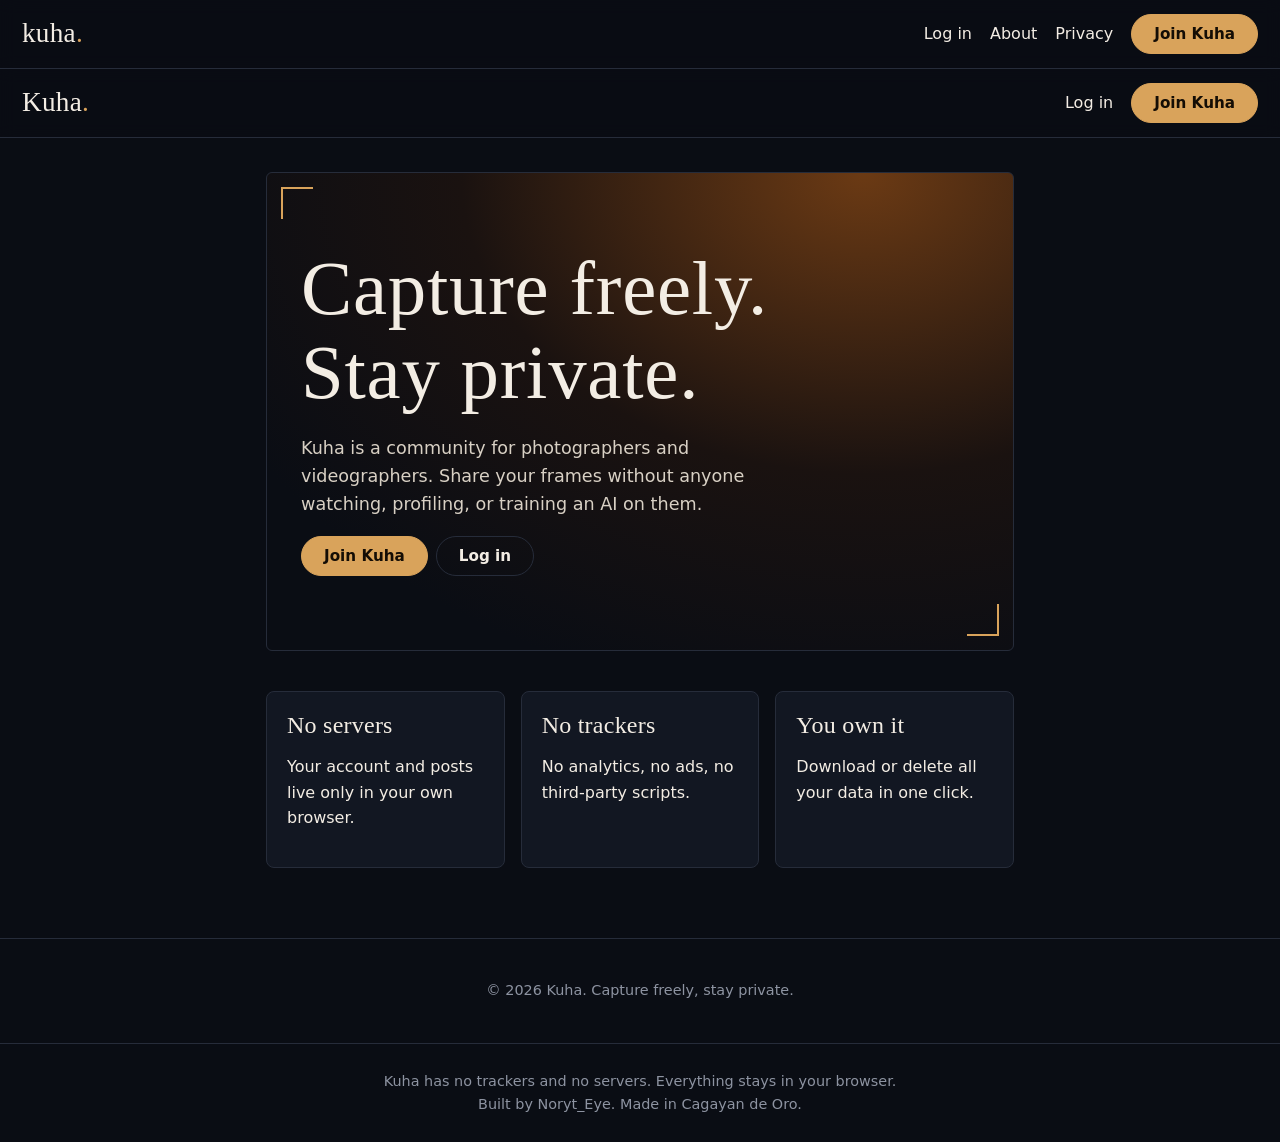
<file: index.html>
<!DOCTYPE html>
<html lang="en">
<head>
  <meta charset="UTF-8">
  <meta name="viewport" content="width=device-width, initial-scale=1.0">
  <meta name="description" content="Kuha — A private, tracker-free community for photographers and videographers.">
  <title>Capture freely | Kuha</title>
  <link rel="stylesheet" href="src/css/style.css">
</head>
<body data-page="home" data-auth="" data-base="">

  <header class="bar">
    <a href="index.html" class="logo">Kuha<span>.</span></a>
    <nav aria-label="Primary">
      <a href="pages/login.html">Log in</a>
      <a class="btn sm" href="pages/signup.html">Join Kuha</a>
    </nav>
  </header>

  <main class="wrap">
    <section class="hero">
      <h1>Capture freely.<br>Stay private.</h1>
      <p>Kuha is a community for photographers and videographers. Share your frames without anyone watching, profiling, or training an AI on them.</p>
      <div class="row">
        <a class="btn" href="pages/signup.html">Join Kuha</a>
        <a class="btn ghost" href="pages/login.html">Log in</a>
      </div>
    </section>

    <section class="grid" aria-label="Core Features">
      <article class="box">
        <h2>No servers</h2>
        <p>Your account and posts live only in your own browser.</p>
      </article>
      <article class="box">
        <h2>No trackers</h2>
        <p>No analytics, no ads, no third-party scripts.</p>
      </article>
      <article class="box">
        <h2>You own it</h2>
        <p>Download or delete all your data in one click.</p>
      </article>
    </section>
  </main>

  <footer>
    <p>&copy; 2026 Kuha. Capture freely, stay private.</p>
  </footer>

  <script src="src/js/portfolio.js" defer></script>
  <script src="src/js/main.js" defer></script>
</body>
</html>
</file>
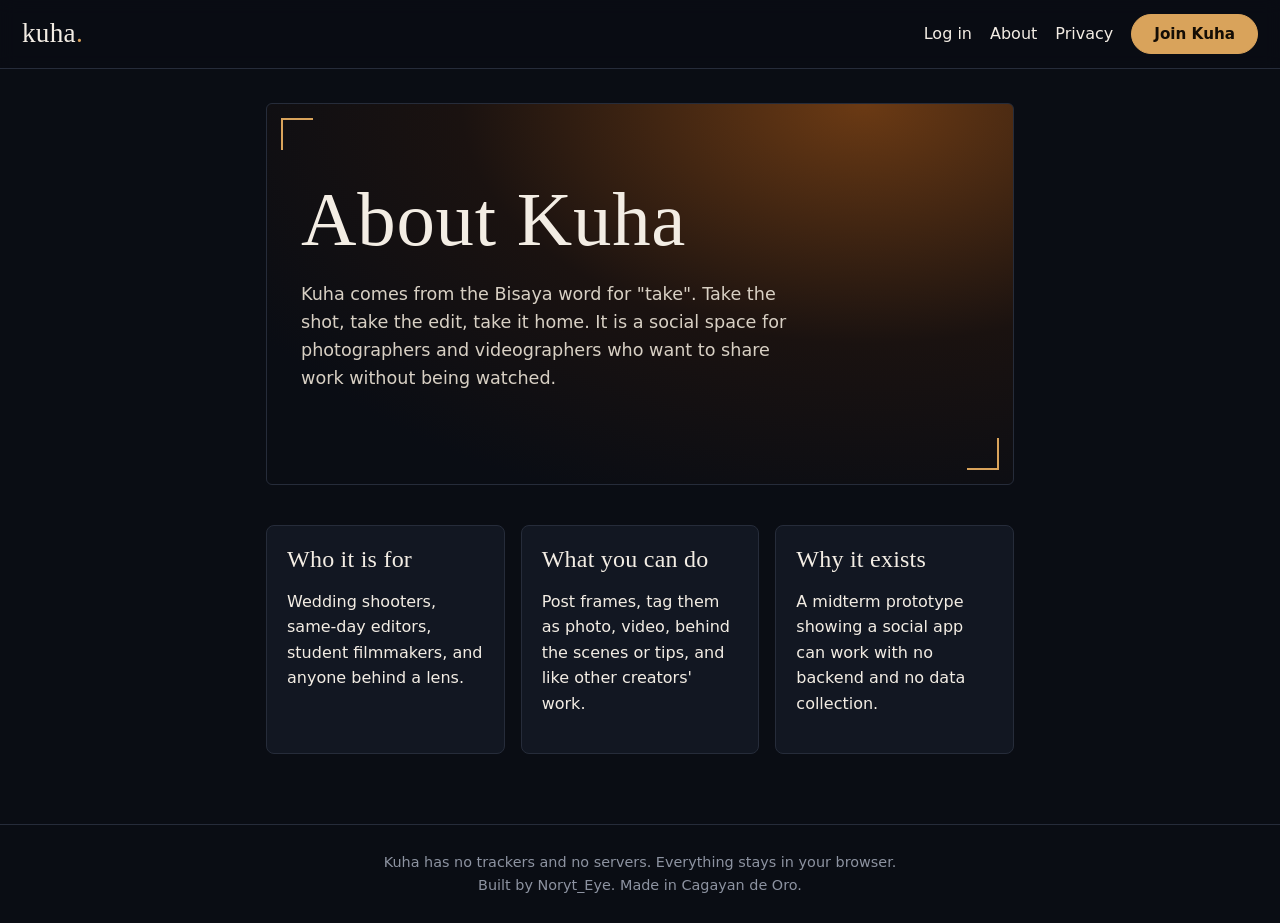
<file: pages/about.html>
<!DOCTYPE html>
<html lang="en">
<head>
    <meta charset="UTF-8">
    <meta name="viewport" content="width=device-width,initial-scale=1">
    <title>About | Kuha</title>
    <link rel="stylesheet" href="../src/css/style.css">
</head>
<body data-page="about" data-auth="" data-base="../">
<main class="wrap">
<section class="hero">
    <h1>About Kuha</h1>
    <p>Kuha comes from the Bisaya word for "take". Take the shot, take the edit, take it home. It is a social space for photographers and videographers who want to share work without being watched.</p>
</section>
<div class="grid">
    <div class="box">
        <h2>Who it is for</h2>
        <p>Wedding shooters, same-day editors, student filmmakers, and anyone behind a lens.</p>
    </div>
<div class="box">
    <h2>What you can do</h2>
    <p>Post frames, tag them as photo, video, behind the scenes or tips, and like other creators' work.</p>
</div>
<div class="box">
    <h2>Why it exists</h2>
    <p>A midterm prototype showing a social app can work with no backend and no data collection.</p>
</div>
</div>
</main><script src="../src/js/portfolio.js"></script>
<script src="../src/js/main.js"></script>
</body>
</html>
</file>
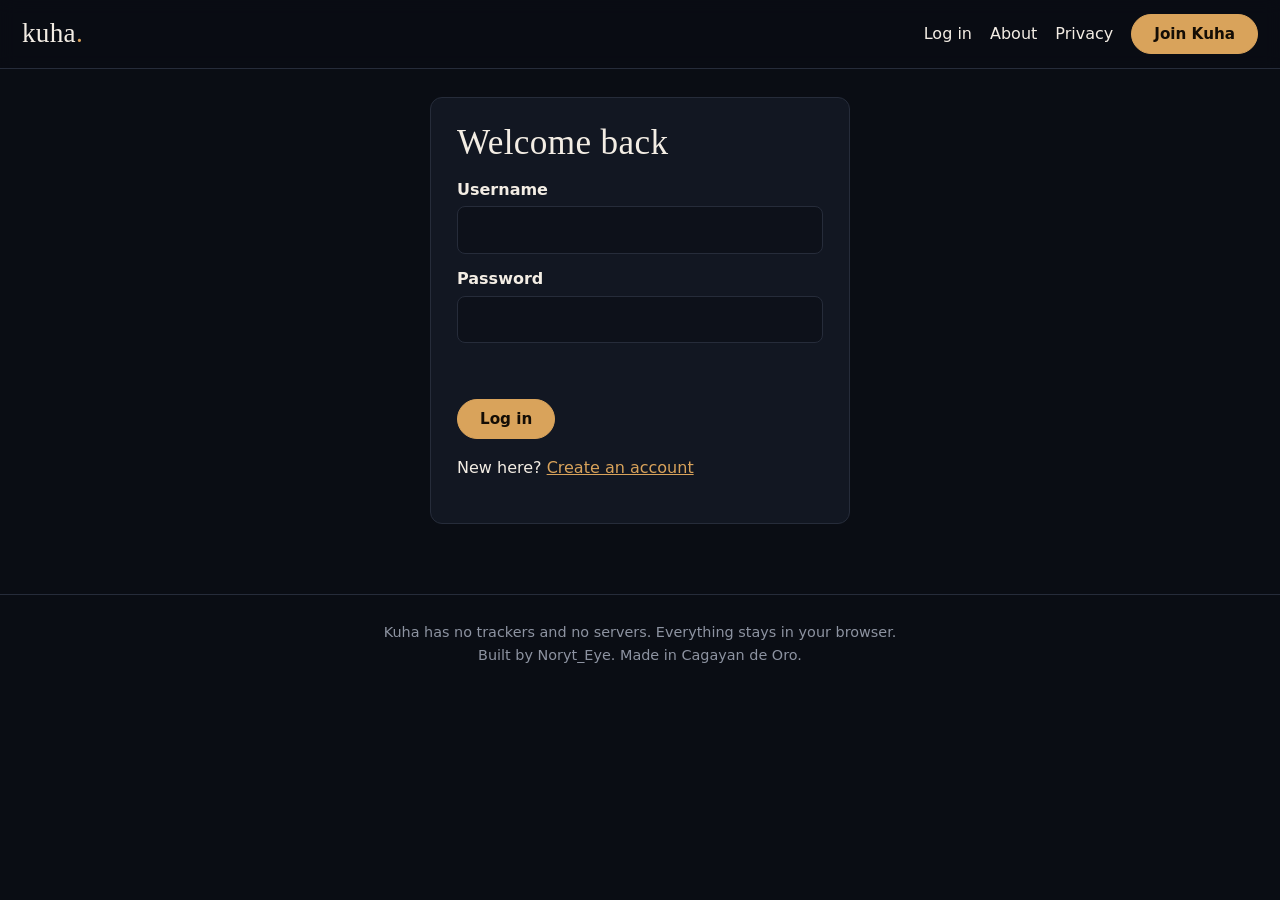
<file: pages/feed.html>
<!DOCTYPE html>
<html lang="en">
    <head>
        <meta charset="UTF-8">
        <meta name="viewport" content="width=device-width,initial-scale=1">
        <title>Feed | Kuha</title>
        <link rel="stylesheet" href="../src/css/style.css">
    </head>
<body data-page="feed" data-auth="required" data-base="../">
    <main class="wrap">
<details class="comp">
    <summary>Share a photo, video or thought</summary>
<form id="post-form" class="panel" style="max-width:none">
<label for="file">Photo or video (optional)</label><input id="file" name="file" type="file" accept="image/*,video/*">
<label for="text">Caption</label><textarea id="text" name="text" rows="2" maxlength="280"></textarea>
<label for="tag">Type</label><select id="tag" name="tag"><option>Photo</option><option>Video</option><option>BTS</option><option>Tip</option></select>
<label>Poster color (for posts without media)</label><div class="swatches"><input type="radio" name="c" value="0" checked aria-label="Amber"><input type="radio" name="c" value="1" aria-label="Forest"><input type="radio" name="c" value="2" aria-label="Terracotta"><input type="radio" name="c" value="3" aria-label="Ink"></div>
<p></p><button class="btn">Post</button></form></details>
<div id="tags"></div><div id="posts"></div>
</main><script src="../src/js/portfolio.js"></script>
<script src="../src/js/main.js"></script>
</body>
</html>
</file>
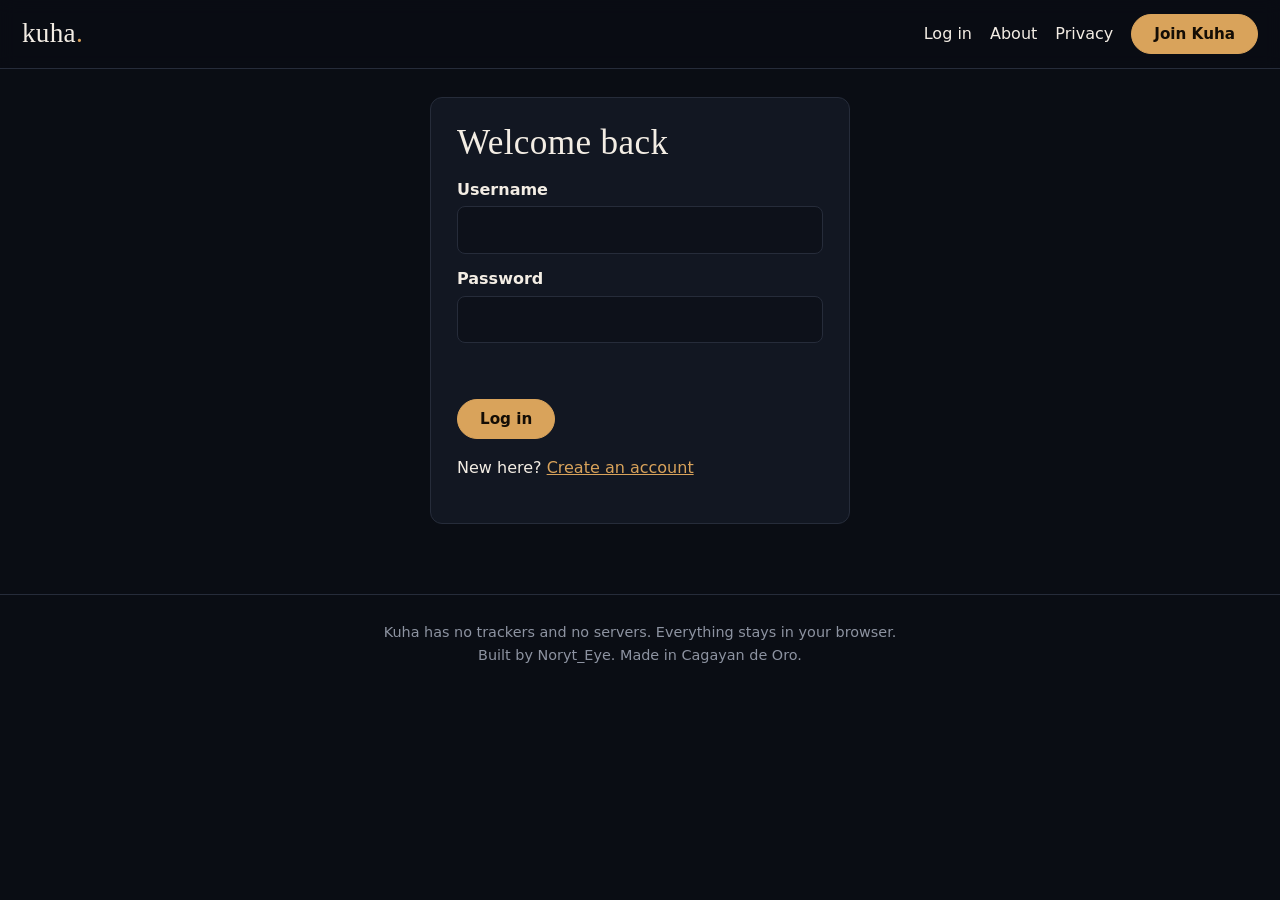
<file: pages/login.html>
<!DOCTYPE html>
<html lang="en">
    <head>
        <meta charset="UTF-8">
        <meta name="viewport" content="width=device-width,initial-scale=1">
        <title>Log in | Kuha</title><link rel="stylesheet" href="../src/css/style.css">
    </head>
<body data-page="login" data-auth="guest" data-base="../"><main class="wrap">
<form id="f" class="panel">
    <h1>Welcome back</h1>
<label for="user">Username</label><input id="user" name="user" required autocomplete="username">
<label for="pw">Password</label><input id="pw" name="pw" type="password" required autocomplete="current-password">
<p id="msg" class="err" role="alert"></p><button class="btn">Log in</button>
<p>New here? <a href="signup.html">Create an account</a></p></form>
</main><script src="../src/js/portfolio.js"></script>
<script src="../src/js/main.js"></script>
</body>
</html>
</file>
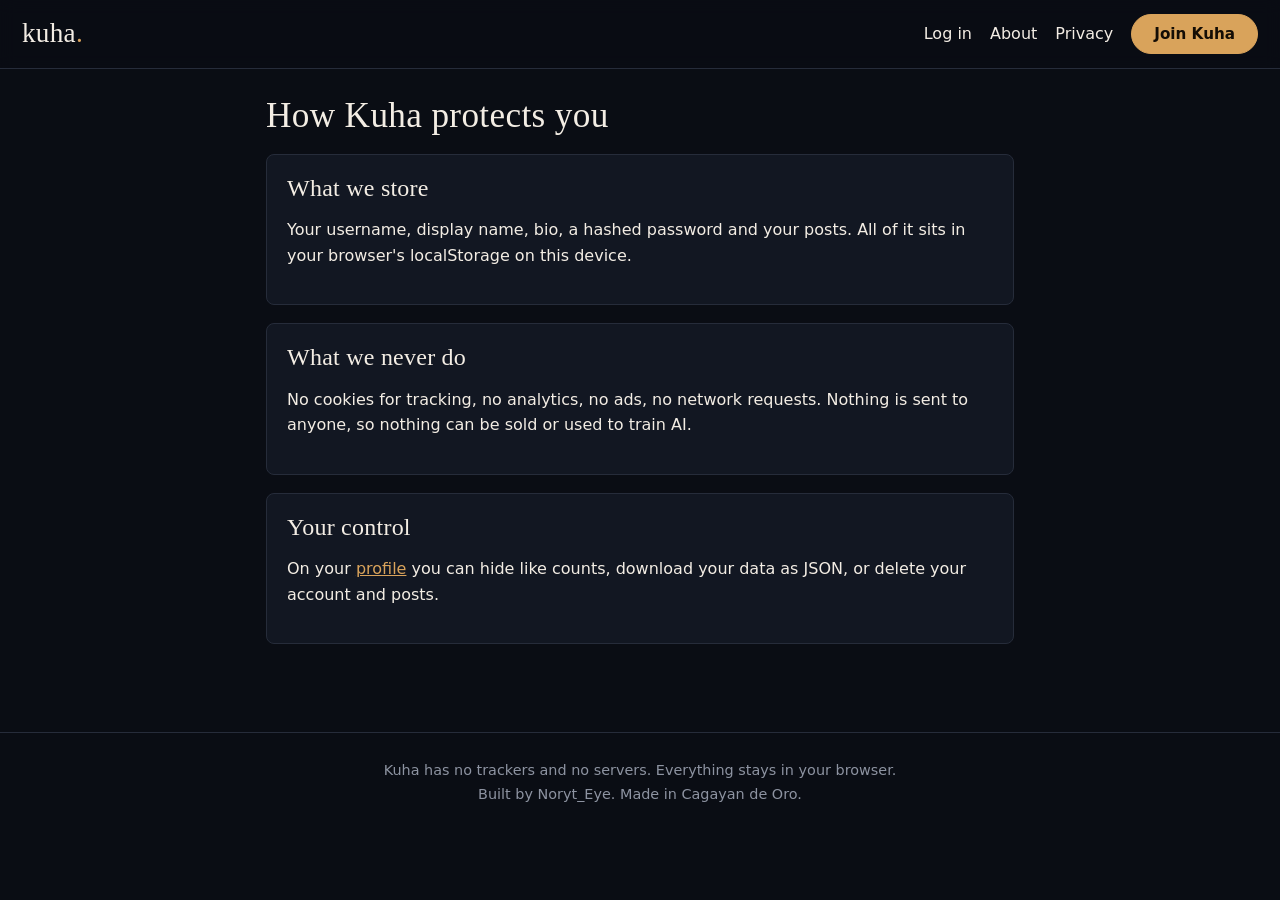
<file: pages/privacy.html>
<!DOCTYPE html>
<html lang="en"><head>
    <meta charset="UTF-8">
    <meta name="viewport" content="width=device-width,initial-scale=1">
    <title>Privacy | Kuha</title>
    <link rel="stylesheet" href="../src/css/style.css"></head>
<body data-page="privacy" data-auth="" data-base="../"><main class="wrap">
<h1>How Kuha protects you</h1>
<div class="box" style="margin:18px 0">
    <h2>What we store</h2>
    <p>Your username, display name, bio, a hashed password and your posts. All of it sits in your browser's localStorage on this device.</p>
</div>
<div class="box" style="margin:18px 0">
    <h2>What we never do</h2>
    <p>No cookies for tracking, no analytics, no ads, no network requests. Nothing is sent to anyone, so nothing can be sold or used to train AI.</p>
</div>
<div class="box" style="margin:18px 0">
    <h2>Your control</h2>
    <p>On your <a href="profile.html">profile</a> you can hide like counts, download your data as JSON, or delete your account and posts.</p>
</div>
</main><script src="../src/js/portfolio.js"></script>
<script src="../src/js/main.js"></script>
</body>
</html>
</file>
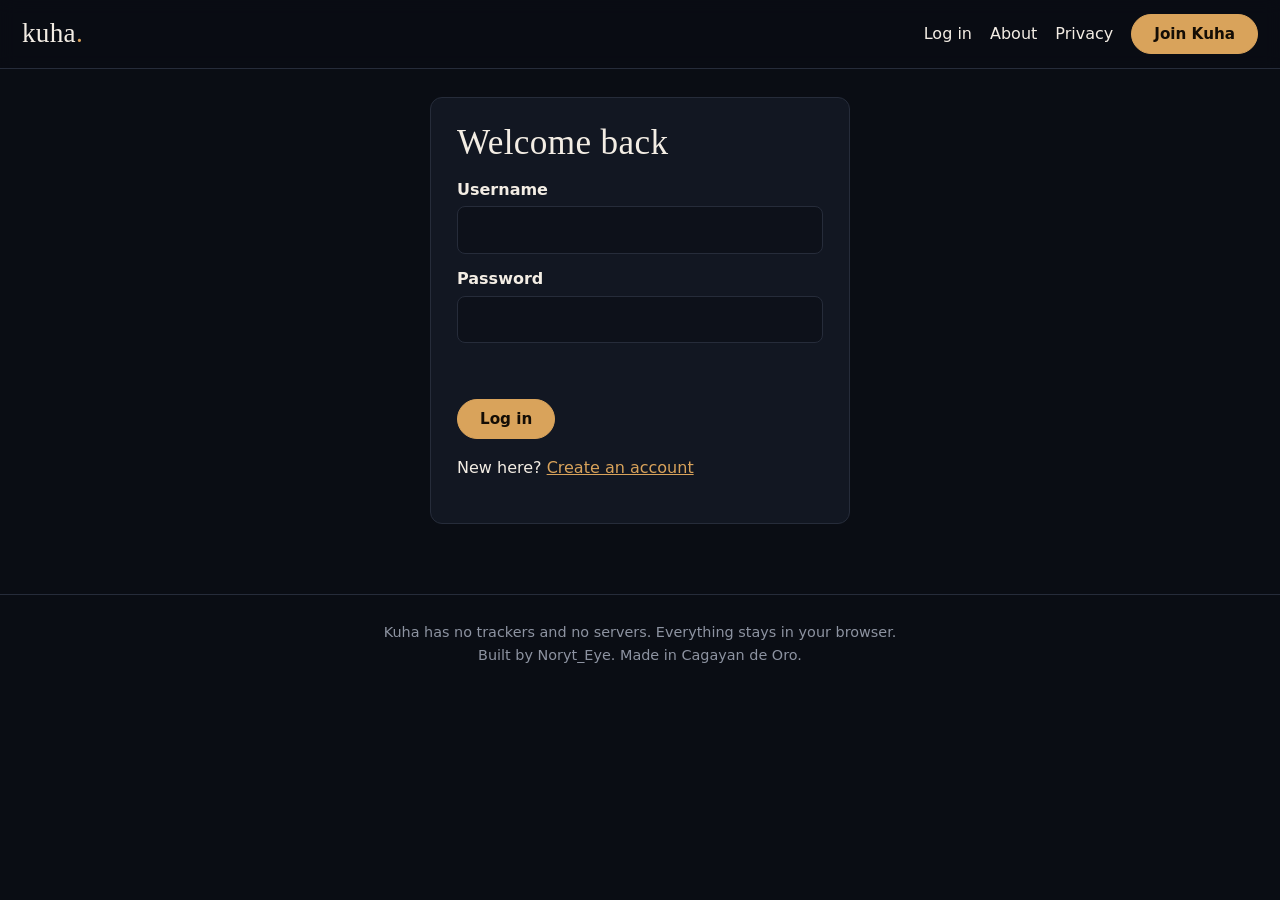
<file: pages/profile.html>
<!DOCTYPE html>
<html lang="en">
    <head>
    <meta charset="UTF-8">
    <meta name="viewport" content="width=device-width,initial-scale=1">
    <title>Profile | Kuha</title><link rel="stylesheet" href="../src/css/style.css">
</head>
<body data-page="profile" data-auth="required" data-base="../"><main class="wrap">
<div id="me" class="me"></div>
<form id="bio-form" class="panel" style="max-width:none"><label for="bio">Bio (160 characters)</label><textarea id="bio" rows="2" maxlength="160"></textarea><p></p><button class="btn">Save bio</button></form>
<section class="box" style="margin:24px 0">
    <h2>Your privacy controls</h2>
<label>
    <input id="hl" type="checkbox" style="width:auto"> Hide like counts on my posts</label><p></p>
<button id="exp" class="btn sm">Download my data</button> <button id="del" class="btn sm ghost">Delete my account</button></section>
<h2>Your posts</h2><div id="posts"></div>
</main><script src="../src/js/portfolio.js"></script>
<script src="../src/js/main.js"></script>
</body>
</html>
</file>
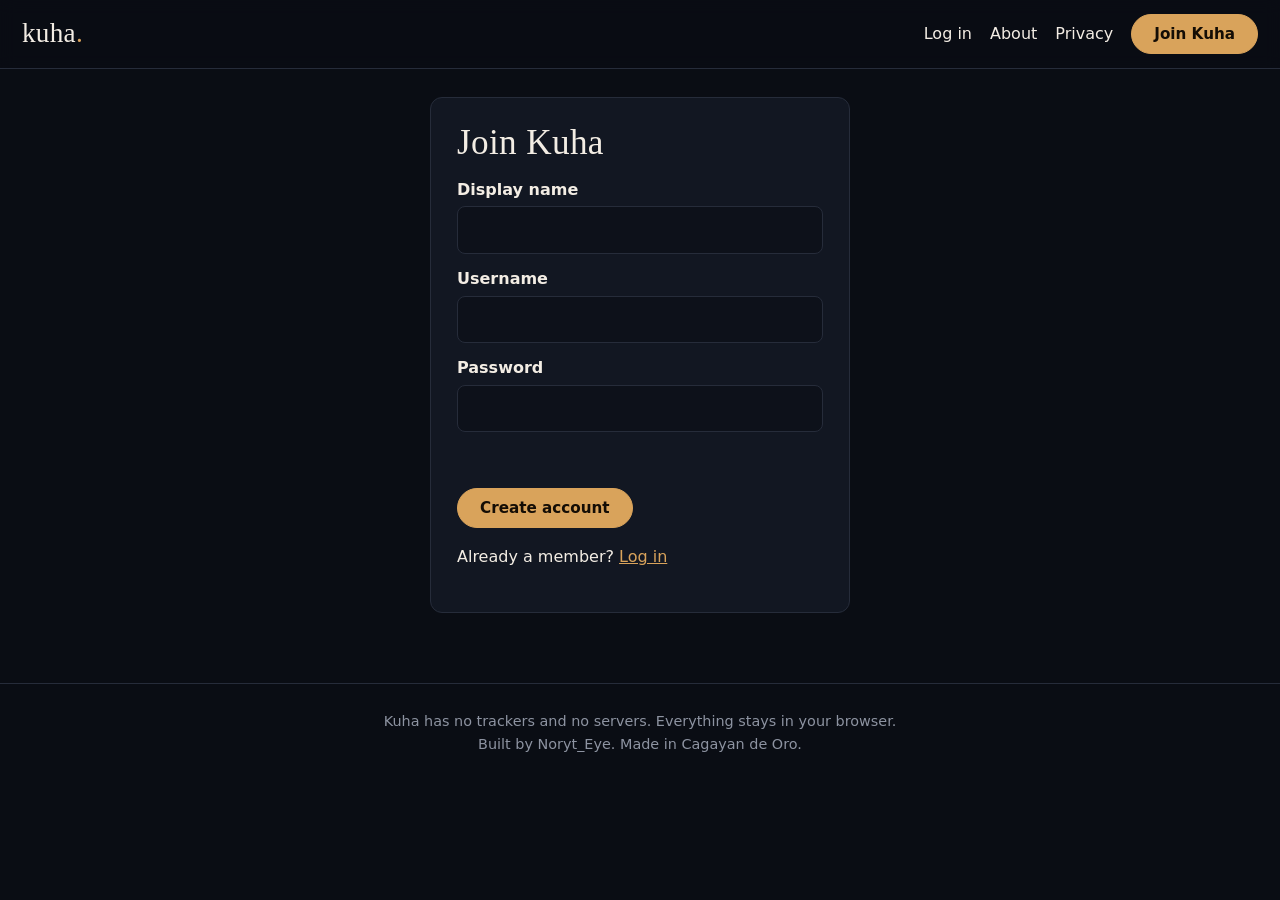
<file: pages/signup.html>
<!DOCTYPE html>
<html lang="en">
    <head>
        <meta charset="UTF-8">
        <meta name="viewport" content="width=device-width,initial-scale=1">
        <title>Sign up | Kuha</title>
        <link rel="stylesheet" href="../src/css/style.css">
    </head>
<body data-page="signup" data-auth="guest" data-base="../"><main class="wrap">
<form id="f" class="panel"><h1>Join Kuha</h1>
<label for="dn">Display name</label><input id="dn" name="dn" maxlength="30" autocomplete="off">
<label for="user">Username</label><input id="user" name="user" required maxlength="20" autocomplete="off">
<label for="pw">Password</label><input id="pw" name="pw" type="password" required>
<p id="msg" class="err" role="alert"></p><button class="btn">Create account</button>
<p>Already a member? <a href="login.html">Log in</a></p></form>
</main><script src="../src/js/portfolio.js"></script>
<script src="../src/js/main.js"></script>
</body>
</html>
</file>
<file: src/css/style.css>
/* ==========================================================
   Kuha - style.css
   Dark, cinematic, editorial (inspired by studio Instagram grids)

   Sections:
   1. Design 
   2. Base
   3. Header and footer
   4. Buttons
   5. Hero and info boxes
   6. Forms
   7. Filter tabs
   8. Photo grid (tiles)
   9. Post viewer (dialog)
   10. Profile
   ========================================================== */


/* ---------- 1. Design ---------- */
:root {
  --bg: #0a0d14;      /* page background */
  --card: #121722;    /* panels and boxes */
  --line: #262c3a;    /* thin borders */
  --ink: #f3ede4;     /* main text */
  --mut: #8d93a1;     /* muted text */
  --gold: #d9a35b;   /* accent */
  --serif: "Bodoni MT", Didot, "Didot LT STD", "Playfair Display",
           "Times New Roman", Georgia, serif;
}


/* ---------- 2. Base ---------- */
* {
  box-sizing: border-box;
}

body {
  margin: 0;
  font: 16px/1.6 system-ui, "Segoe UI", sans-serif;
  background: var(--bg);
  color: var(--ink);
}

/* Serif headings and poster text */
h1,
h2,
.logo,
.poster {
  font-family: var(--serif);
  font-weight: 400;
  line-height: 1.1;
  letter-spacing: 0.01em;
}

h1 {
  font-size: 2.2rem;
  margin: 0 0 0.4em;
}

h2 {
  font-size: 1.5rem;
  margin: 0 0 0.4em;
}

a {
  color: var(--gold);
}

.mut,
small {
  color: var(--mut);
}

:focus-visible {
  outline: 2px solid var(--gold);
  outline-offset: 3px;
}

/* Page container (feed and profile) */
.wrap {
  max-width: 780px;
  margin: 0 auto;
  padding: 28px 16px 70px;
}

body[data-page=feed] .wrap,
body[data-page=profile] .wrap {
  max-width: 1100px;
}


/* ---------- 3. Header and footer ---------- */
.bar {
  position: sticky;
  top: 0;
  z-index: 5;
  display: flex;
  flex-wrap: wrap;
  gap: 10px 22px;
  align-items: center;
  justify-content: space-between;
  padding: 14px 22px;
  background: rgba(10, 13, 20, 0.92);
  border-bottom: 1px solid var(--line);
  backdrop-filter: blur(8px);
}

.bar nav {
  display: flex;
  gap: 18px;
  align-items: center;
  flex-wrap: wrap;
}

.bar a:not(.btn) {
  color: var(--ink);
  text-decoration: none;
}

.bar a:not(.btn):hover {
  color: var(--gold);
}

.logo {
  font-size: 1.7rem;
}

.logo span {
  color: var(--gold);
}

footer {
  padding: 26px 16px;
  border-top: 1px solid var(--line);
  color: var(--mut);
  text-align: center;
  font-size: 0.9rem;
}


/* ---------- 4. Buttons ---------- */
.btn,
a.btn {
  display: inline-block;
  font: 600 0.95rem system-ui, sans-serif;
  background: var(--gold);
  color: #140d05;
  border: 1px solid var(--gold);
  border-radius: 99px;
  padding: 10px 22px;
  cursor: pointer;
  text-decoration: none;
  transition: transform 0.2s ease, background-color 0.2s ease, border-color 0.2s ease;
}

.btn:hover {
  background: #e5b36fe0;
  transform: translateY(-1px);
}

.btn.ghost,
a.btn.ghost {
  background: transparent;
  color: var(--ink);
  border-color: var(--line);
}

.btn.ghost:hover {
  border-color: var(--gold);
  color: var(--gold);
}

/* Outlined version */
.ghost {
  background: transparent;
  color: var(--ink) !important;
  border-color: var(--line);
}

/* Small version */
.sm {
  padding: 4px 14px;
  font-size: 0.88rem;
}


/* ---------- 5. Hero and info boxes ---------- */

/* Warm light spilling into the dark */
.hero {
  position: relative;
  padding: 74px 34px;
  margin: 6px 0 40px;
  border: 1px solid var(--line);
  border-radius: 6px;
  background: radial-gradient(120% 140% at 80% 0%, #6b3a14 0%, #1a1210 45%, var(--bg) 80%);
}

.hero::before,
.hero::after {
  content: "";
  position: absolute;
  width: 30px;
  height: 30px;
  border: 2px solid var(--gold);
}

.hero::before {
  top: 14px;
  left: 14px;
  border-right: 0;
  border-bottom: 0;
}

.hero::after {
  bottom: 14px;
  right: 14px;
  border-left: 0;
  border-top: 0;
}

.hero h1 {
  font-size: clamp(2.4rem, 9vw, 4.8rem);
  margin: 0 0 14px;
}

.hero p {
  max-width: 46ch;
  font-size: 1.1rem;
  color: #d8d0c4;
}

.grid {
  display: grid;
  gap: 16px;
  grid-template-columns: repeat(auto-fit, minmax(210px, 1fr));
}

.box {
  padding: 20px;
  border: 1px solid var(--line);
  border-radius: 8px;
  background: var(--card);
}


/* ---------- 6. Forms ---------- */
.panel {
  max-width: 420px;
  margin: 0 auto;
  padding: 26px;
  background: var(--card);
  border: 1px solid var(--line);
  border-radius: 12px;
}

label {
  display: block;
  font-weight: 600;
  margin-top: 12px;
}

input,
textarea,
select {
  width: 100%;
  font: inherit;
  padding: 10px;
  margin-top: 4px;
  border: 1px solid var(--line);
  border-radius: 8px;
  background: #0d111a;
  color: var(--ink);
}

.err {
  color: #ff8a8a;
  min-height: 1.5em;
}

/* Poster color picker */
.swatches {
  display: flex;
  gap: 8px;
  margin-top: 6px;
}

.swatches input {
  width: auto;
  accent-color: var(--gold);
}

/* Collapsible "Share a photo" form on the feed */
details.comp {
  margin-bottom: 6px;
}

details.comp summary {
  cursor: pointer;
  color: var(--gold);
  padding: 8px 0;
}


/* ---------- 7. Filter tabs ---------- */
#tags {
  display: flex;
  gap: 26px;
  justify-content: center;
  border-bottom: 1px solid var(--line);
  margin: 14px 0 2px;
}

.tab {
  background: none;
  border: 0;
  border-bottom: 2px solid transparent;
  color: var(--mut);
  font: inherit;
  padding: 10px 2px;
  cursor: pointer;
}

.tab.on {
  color: var(--ink);
  border-color: var(--ink);
}


/* ---------- 8. Photo grid ---------- */
#posts {
  display: grid;
  gap: 3px;
  grid-template-columns: repeat(auto-fill, minmax(180px, 1fr));
}

.tile {
  position: relative;
  aspect-ratio: 3 / 4;
  padding: 0;
  border: 0;
  overflow: hidden;
  cursor: pointer;
  color: inherit;
  background: #000;
}

.tile img,
.tile video {
  position: absolute;
  inset: 0;
  width: 100%;
  height: 100%;
  object-fit: cover;
  transition: transform 0.4s cubic-bezier(0.25, 1, 0.5, 1);
}

.tile:hover img,
.tile:hover video,
.tile:focus-visible img,
.tile:focus-visible video {
  transform: scale(1.04);
}


.poster {
  position: absolute;
  inset: 0;
  display: grid;
  place-items: center;
  padding: 16px;
  text-align: center;
  font-size: 1.3rem;
}

/* Poster colors */
.c0 { background: linear-gradient(160deg, #3b1d0e, #c47a2c); }  /* amber */
.c1 { background: linear-gradient(160deg, #0f1d14, #5d7a49); }  /* forest */
.c2 { background: linear-gradient(160deg, #3a1a12, #b0603f); }  /* terracotta */
.c3 { background: linear-gradient(160deg, #050505, #2c2c2c); }  /* ink */

/* Pin and video badges */
.ic {
  position: absolute;
  top: 8px;
  right: 8px;
  z-index: 2;
  font-size: 0.85rem;
  text-shadow: 0 1px 4px #000;
}

/* Like count shown on hover */
.hov {
  position: absolute;
  inset: 0;
  z-index: 3;
  display: grid;
  place-items: center;
  background: rgba(0, 0, 0, 0.5);
  opacity: 0;
  font: 700 1.1rem system-ui;
  transition: opacity 0.15s;
}

.tile:hover .hov,
.tile:focus-visible .hov {
  opacity: 1;
}


/* ---------- 9. Post viewer (dialog) ---------- */
dialog {
  padding: 0;
  width: min(920px, 94vw);
  max-width: none;
  background: var(--card);
  color: var(--ink);
  border: 1px solid var(--line);
  border-radius: 12px;
}

dialog[open] {
  display: grid;
  grid-template-columns: minmax(0, 3fr) minmax(0, 2fr);
}

dialog::backdrop {
  background: rgba(0, 0, 0, 0.82);
}

/* Media side */
.vm {
  background: #000;
  display: grid;
  place-items: center;
}

.big {
  position: relative;
  width: 100%;
  aspect-ratio: 3 / 4;
  max-height: 82vh;
  background: #000;
}

.big img,
.big video {
  position: absolute;
  inset: 0;
  width: 100%;
  height: 100%;
  object-fit: contain;
}

/* Info side */
.vi {
  padding: 22px;
  display: flex;
  flex-direction: column;
  gap: 6px;
  align-items: flex-start;
}

.row {
  display: flex;
  gap: 8px;
}

/*media above info on small screens */
@media (max-width: 700px) {
  dialog[open] {
    grid-template-columns: 1fr;
  }
}


/* ---------- 10. Profile ---------- */
.av {
  display: grid;
  place-items: center;
  width: 92px;
  height: 92px;
  border: 1px solid var(--line);
  border-radius: 50%;
  font: 400 2.4rem var(--serif);
}

.me {
  display: flex;
  gap: 22px;
  align-items: center;
  margin-bottom: 22px;
}

.me p {
  margin: 0.3em 0;
}

@media (prefers-reduced-motion: reduce) {
  .hov {
    transition: none;
  }
}
</file>
